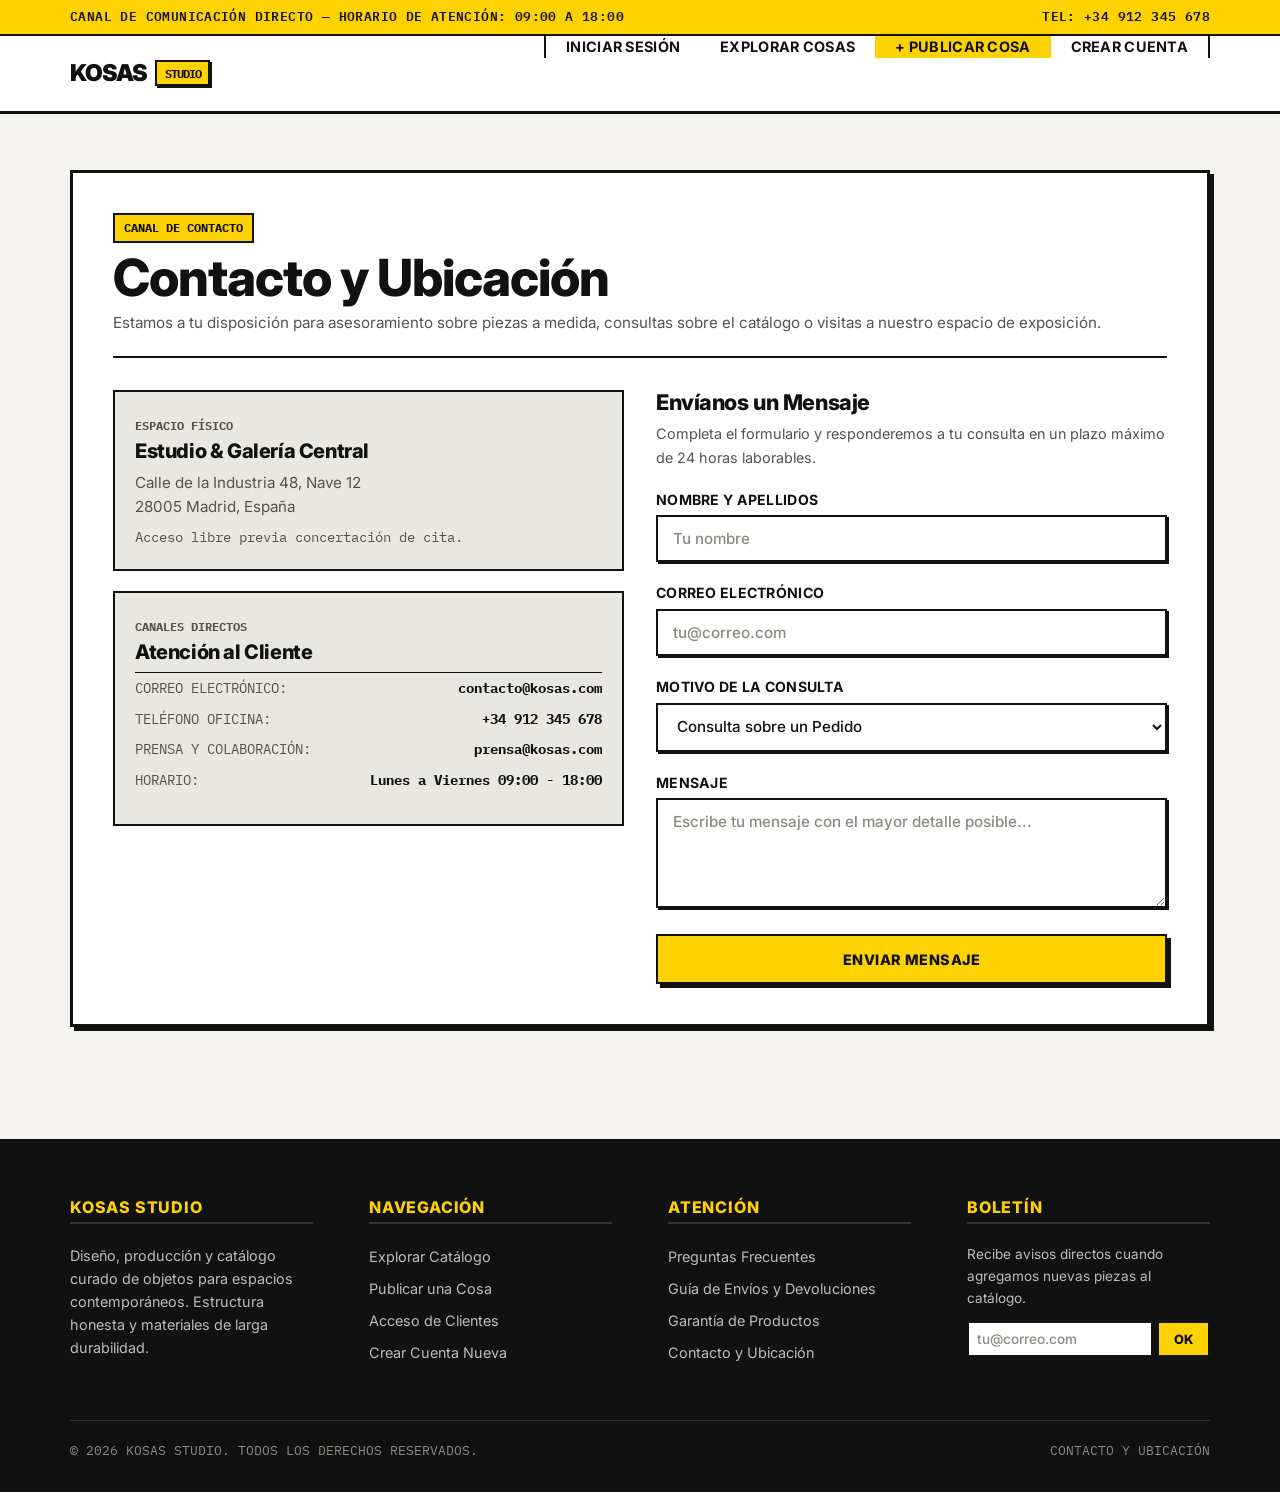
<file: views/pages/contacto.html>
<!DOCTYPE html>
<html lang="es">
<head>
  <meta charset="UTF-8">
  <meta name="viewport" content="width=device-width, initial-scale=1.0">
  <title>Contacto y Ubicación — KOSAS STUDIO</title>
  <meta name="description" content="Información de contacto, ubicación del estudio central y formulario de atención directa.">
  <link rel="stylesheet" href="../css/style.css">
</head>
<body>

  <aside class="top-notice">
    <div class="container top-notice-inner">
      <span>CANAL DE COMUNICACIÓN DIRECTO — HORARIO DE ATENCIÓN: 09:00 A 18:00</span>
      <span>TEL: +34 912 345 678</span>
    </div>
  </aside>

  <header class="navbar">
    <div class="container navbar-inner">
      <a href="../index.html" class="nav-brand">
        <span>KOSAS</span>
        <span class="nav-brand-badge">STUDIO</span>
      </a>

      <nav aria-label="Navegación del sitio">
        <ul class="nav-links">
          <li><a href="../index.html" class="nav-link">Iniciar Sesión</a></li>
          <li><a href="catalogo.html" class="nav-link">Explorar Cosas</a></li>
          <li><a href="agregar-cosa.html" class="nav-link highlight">+ Publicar Cosa</a></li>
          <li><a href="registro.html" class="nav-link">Crear Cuenta</a></li>
        </ul>
      </nav>
    </div>
  </header>

  <main class="main-content">
    <div class="container">

      <div class="info-content-card">
        <div class="info-header">
          <span class="tag tag-yellow">CANAL DE CONTACTO</span>
          <h1 style="margin-top: 0.35rem;">Contacto y Ubicación</h1>
          <p style="margin-top: 0.25rem;">
            Estamos a tu disposición para asesoramiento sobre piezas a medida, consultas sobre el catálogo o visitas a nuestro espacio de exposición.
          </p>
        </div>

        <div class="contact-layout">

          <div>
            <div class="contact-box">
              <span class="mono" style="font-size: 0.75rem; font-weight: 700; color: var(--color-text-muted);">ESPACIO FÍSICO</span>
              <h2 style="font-size: 1.25rem; margin: 0.25rem 0 0.5rem;">Estudio & Galería Central</h2>
              <p style="font-size: 0.95rem; margin-bottom: 0.5rem;">Calle de la Industria 48, Nave 12<br>28005 Madrid, España</p>
              <p class="mono" style="font-size: 0.85rem;">Acceso libre previa concertación de cita.</p>
            </div>

            <div class="contact-box">
              <span class="mono" style="font-size: 0.75rem; font-weight: 700; color: var(--color-text-muted);">CANALES DIRECTOS</span>
              <h2 style="font-size: 1.25rem; margin: 0.25rem 0 0.5rem;">Atención al Cliente</h2>
              <table class="specs-table" style="font-size: 0.88rem;">
                <tr><td>CORREO ELECTRÓNICO:</td><td>contacto@kosas.com</td></tr>
                <tr><td>TELÉFONO OFICINA:</td><td>+34 912 345 678</td></tr>
                <tr><td>PRENSA Y COLABORACIÓN:</td><td>prensa@kosas.com</td></tr>
                <tr><td>HORARIO:</td><td>Lunes a Viernes 09:00 - 18:00</td></tr>
              </table>
            </div>
          </div>

          <div>
            <h2 style="font-size: 1.35rem; margin-bottom: 0.5rem;">Envíanos un Mensaje</h2>
            <p style="font-size: 0.9rem; margin-bottom: var(--space-md);">
              Completa el formulario y responderemos a tu consulta en un plazo máximo de 24 horas laborables.
            </p>

            <form action="catalogo.html" method="GET">
              <div class="form-group">
                <label for="nombre-contacto" class="form-label">Nombre y Apellidos</label>
                <input type="text" id="nombre-contacto" name="nombre-contacto" class="form-input" placeholder="Tu nombre" required>
              </div>

              <div class="form-group">
                <label for="correo-contacto" class="form-label">Correo Electrónico</label>
                <input type="email" id="correo-contacto" name="correo-contacto" class="form-input" placeholder="tu@correo.com" required>
              </div>

              <div class="form-group">
                <label for="motivo" class="form-label">Motivo de la Consulta</label>
                <select id="motivo" name="motivo" class="form-input" style="cursor: pointer;">
                  <option value="pedido">Consulta sobre un Pedido</option>
                  <option value="producto">Información sobre una Pieza</option>
                  <option value="publicar">Propuesta de Publicación / Artesanía</option>
                  <option value="otro">Otro Asunto</option>
                </select>
              </div>

              <div class="form-group">
                <label for="mensaje" class="form-label">Mensaje</label>
                <textarea id="mensaje" name="mensaje" class="form-input" rows="4" placeholder="Escribe tu mensaje con el mayor detalle posible..." required></textarea>
              </div>

              <button type="submit" class="btn btn-primary btn-block" style="padding: 0.9rem;">
                Enviar Mensaje
              </button>
            </form>
          </div>

        </div>
      </div>

    </div>
  </main>

  <footer class="footer">
    <div class="container">
      <div class="footer-columns">
        <div class="footer-col">
          <h4>KOSAS STUDIO</h4>
          <p style="color: #bfbcb6; font-size: 0.9rem; line-height: 1.6;">
            Diseño, producción y catálogo curado de objetos para espacios contemporáneos. Estructura honesta y materiales de larga durabilidad.
          </p>
        </div>

        <div class="footer-col">
          <h4>NAVEGACIÓN</h4>
          <ul class="footer-links">
            <li><a href="catalogo.html" class="footer-link">Explorar Catálogo</a></li>
            <li><a href="agregar-cosa.html" class="footer-link">Publicar una Cosa</a></li>
            <li><a href="../index.html" class="footer-link">Acceso de Clientes</a></li>
            <li><a href="registro.html" class="footer-link">Crear Cuenta Nueva</a></li>
          </ul>
        </div>

        <div class="footer-col">
          <h4>ATENCIÓN</h4>
          <ul class="footer-links">
            <li><a href="faq.html" class="footer-link">Preguntas Frecuentes</a></li>
            <li><a href="envios-devoluciones.html" class="footer-link">Guía de Envíos y Devoluciones</a></li>
            <li><a href="garantia.html" class="footer-link">Garantía de Productos</a></li>
            <li><a href="contacto.html" class="footer-link">Contacto y Ubicación</a></li>
          </ul>
        </div>

        <div class="footer-col">
          <h4>BOLETÍN</h4>
          <p style="color: #bfbcb6; font-size: 0.85rem; margin-bottom: 0.75rem;">
            Recibe avisos directos cuando agregamos nuevas piezas al catálogo.
          </p>
          <div style="display: flex; gap: 0.25rem;">
            <input type="email" placeholder="tu@correo.com" class="form-input" style="padding: 0.5rem; font-size: 0.85rem;">
            <button class="btn btn-primary btn-sm" type="button">OK</button>
          </div>
        </div>
      </div>

      <div class="footer-bottom">
        <span>© 2026 KOSAS STUDIO. TODOS LOS DERECHOS RESERVADOS.</span>
        <span>CONTACTO Y UBICACIÓN</span>
      </div>
    </div>
  </footer>

</body>
</html>
</file>
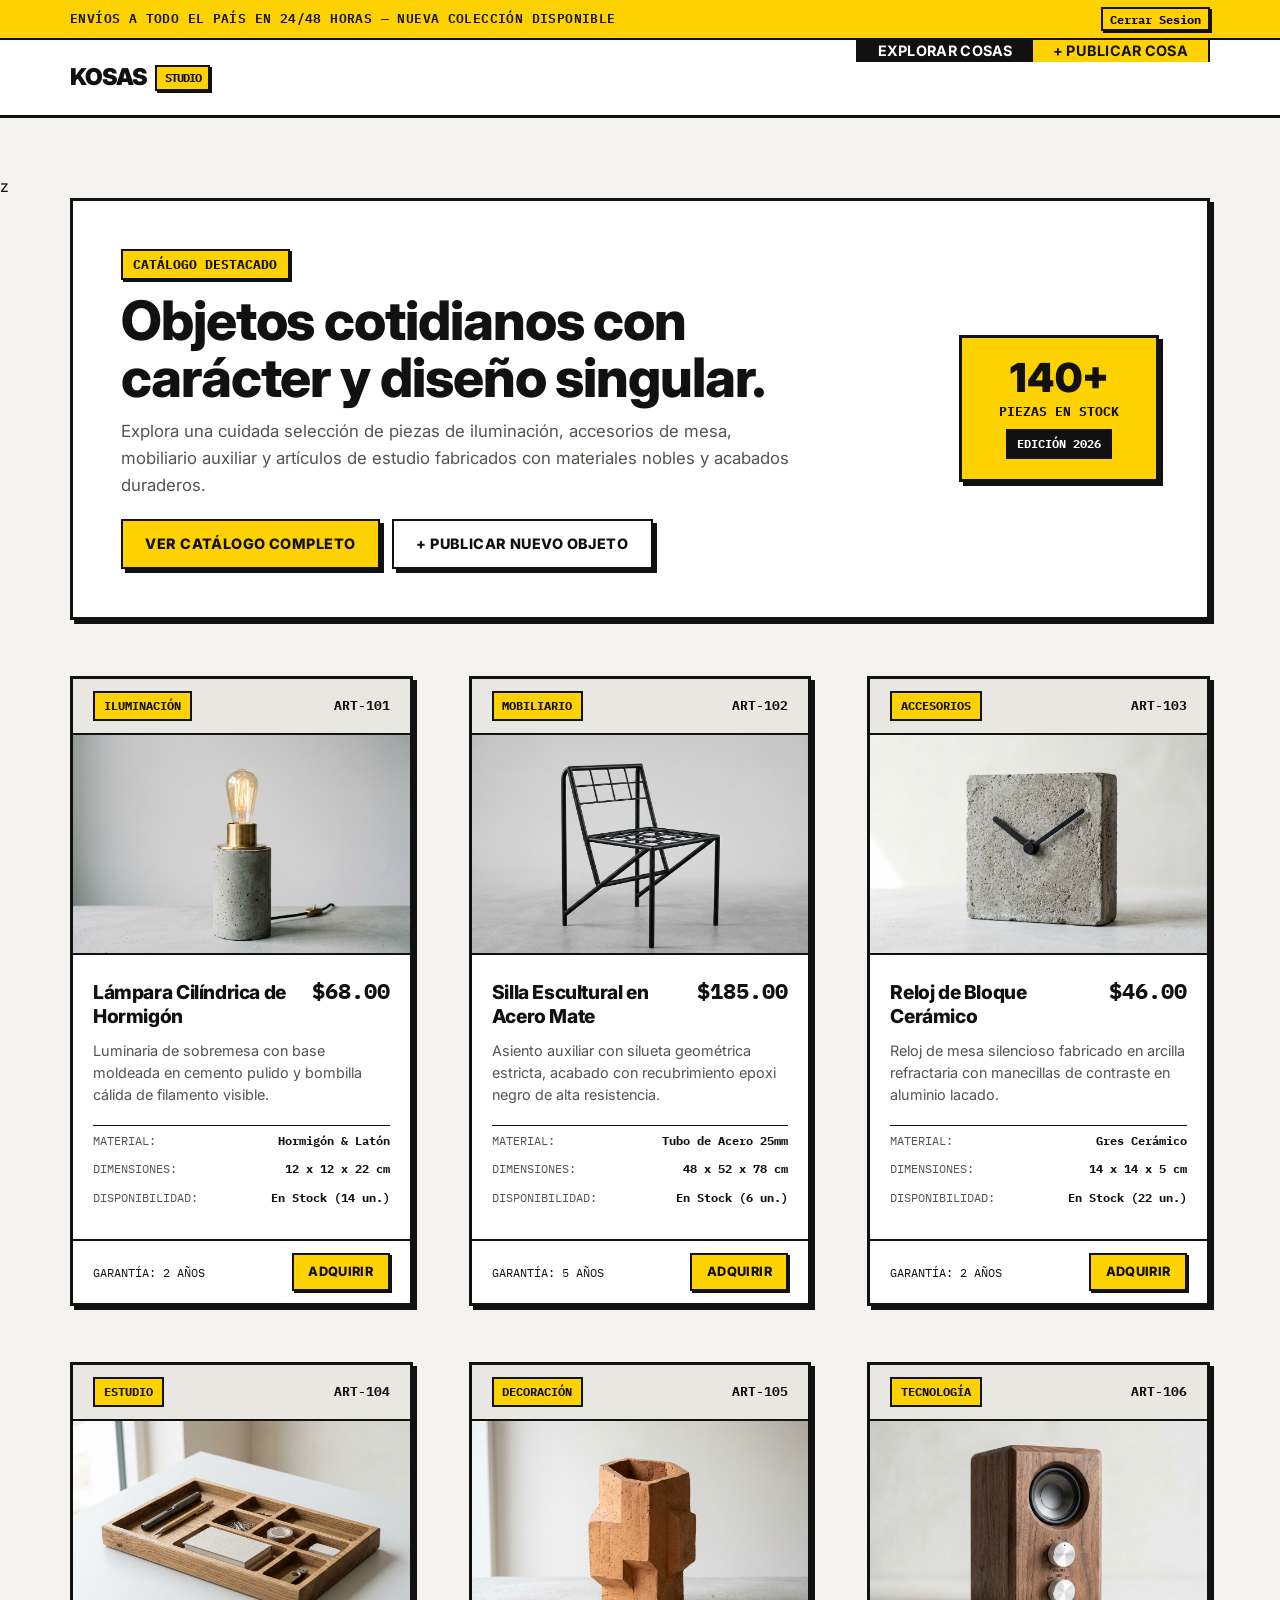
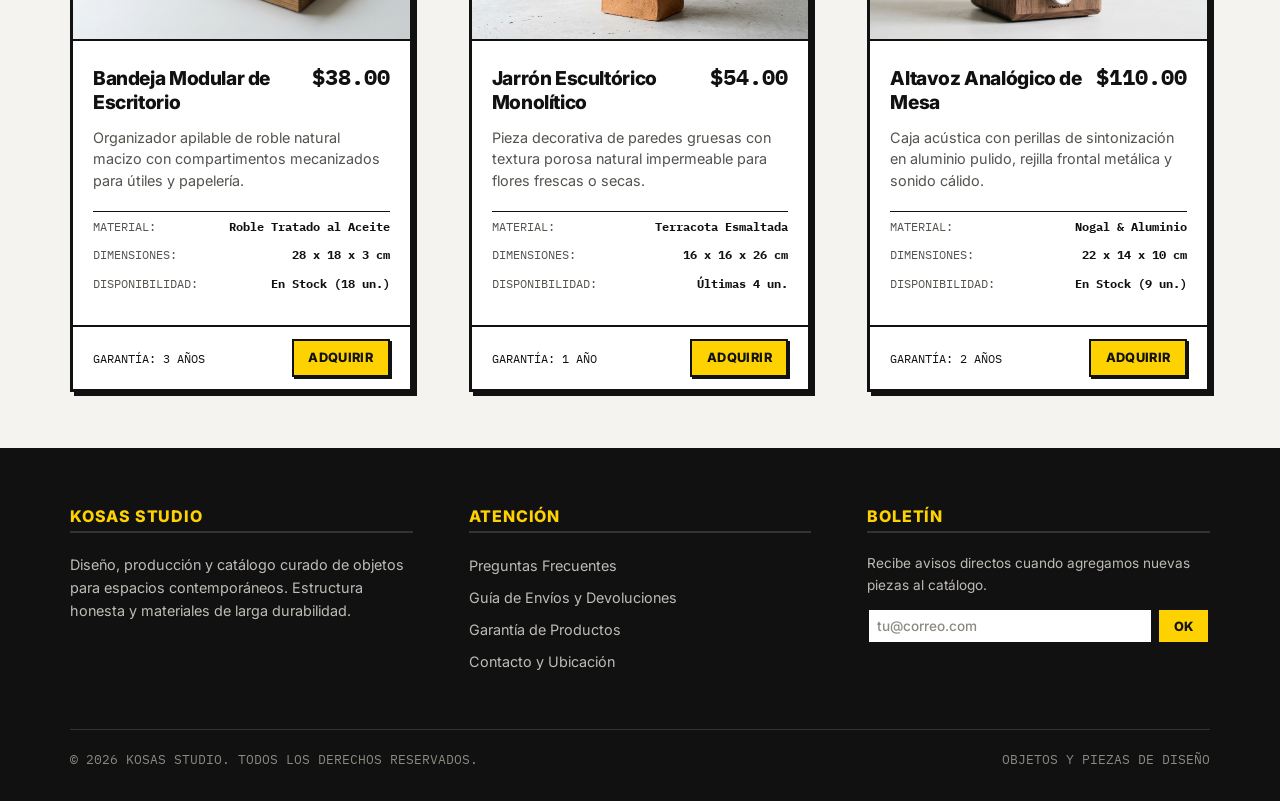
<file: views/pages/cosas-view-catalogo.html>
<!DOCTYPE html>
<html lang="es">
<head>
  <meta charset="UTF-8">
  <meta name="viewport" content="width=device-width, initial-scale=1.0">
  <title>KOSAS — Catálogo de Objetos & Piezas de Diseño</title>
  <meta name="description" content="Colección curada de objetos cotidianos, iluminación, mobiliario y accesorios singulares para el hogar y el estudio.">
  <link rel="stylesheet" href="../css/style.css">
</head>
<body>

  <aside class="top-notice">
    <div class="container top-notice-inner">
      <span>ENVÍOS A TODO EL PAÍS EN 24/48 HORAS — NUEVA COLECCIÓN DISPONIBLE</span>
      <span id="info-usuario"></span>
      <button id="btn-salir" class="nav-brand-badge">Cerrar Sesion</button>
    </div>
  </aside>

  <header class="navbar">
    <div class="container navbar-inner">
      <a href="../index.html" class="nav-brand">
        <span>KOSAS</span>
        <span class="nav-brand-badge">STUDIO</span>
      </a>

      <nav aria-label="Navegación del sitio">
        <ul class="nav-links">
          <li><a href="./cosas-view-catalogo.html" class="nav-link active">Explorar Cosas</a></li>
          <li><a href="./cosas-view-agregar.html" class="nav-link highlight">+ Publicar Cosa</a></li>
      </nav>
    </div>
  </header>

  <main class="main-content">z
    <div class="container">

      <section class="hero-banner">
        <div class="hero-content">
          <span class="hero-pill">Catálogo Destacado</span>
          <h1 class="hero-title">Objetos cotidianos con carácter y diseño singular.</h1>
          <p class="hero-subtitle">
            Explora una cuidada selección de piezas de iluminación, accesorios de mesa, mobiliario auxiliar y artículos de estudio fabricados con materiales nobles y acabados duraderos.
          </p>
          <div class="hero-actions">
            <a href="#catalogo" class="btn btn-primary">Ver Catálogo Completo</a>
            <a href="agregar-cosa.html" class="btn">+ Publicar Nuevo Objeto</a>
          </div>
        </div>

        <div class="hero-highlight-box">
          <span class="big-num">140+</span>
          <span class="sub-label">Piezas en Stock</span>
          <span class="tag tag-dark" style="margin-top: 0.5rem;">EDICIÓN 2026</span>
        </div>
      </section>

      <section id="catalogo" class="items-grid" aria-label="Catálogo de productos">

        <article class="b-card">
          <div class="card-header">
            <span class="tag tag-yellow">ILUMINACIÓN</span>
            <span class="mono" style="font-size: 0.8rem; font-weight: 700;">ART-101</span>
          </div>
          <div class="item-img-container">
            <img src="../img/lampara-hormigon.jpg" alt="Lámpara Cilíndrica de Hormigón" class="item-img">
          </div>
          <div class="card-body">
            <div style="display: flex; justify-content: space-between; align-items: baseline; margin-bottom: 0.4rem;">
              <h2 class="item-title">Lámpara Cilíndrica de Hormigón</h2>
              <span class="item-price">$68.00</span>
            </div>
            <p class="item-desc">Luminaria de sobremesa con base moldeada en cemento pulido y bombilla cálida de filamento visible.</p>
            <table class="specs-table">
              <tr><td>MATERIAL:</td><td>Hormigón & Latón</td></tr>
              <tr><td>DIMENSIONES:</td><td>12 x 12 x 22 cm</td></tr>
              <tr><td>DISPONIBILIDAD:</td><td>En Stock (14 un.)</td></tr>
            </table>
          </div>
          <div class="card-footer">
            <span class="mono" style="font-size: 0.78rem;">GARANTÍA: 2 AÑOS</span>
            <a href="detalle-producto.html" class="btn btn-sm btn-primary">Adquirir</a>
          </div>
        </article>

        <article class="b-card">
          <div class="card-header">
            <span class="tag tag-yellow">MOBILIARIO</span>
            <span class="mono" style="font-size: 0.8rem; font-weight: 700;">ART-102</span>
          </div>
          <div class="item-img-container">
            <img src="../img/silla-acero.jpg" alt="Silla Escultural en Acero Mate" class="item-img">
          </div>
          <div class="card-body">
            <div style="display: flex; justify-content: space-between; align-items: baseline; margin-bottom: 0.4rem;">
              <h2 class="item-title">Silla Escultural en Acero Mate</h2>
              <span class="item-price">$185.00</span>
            </div>
            <p class="item-desc">Asiento auxiliar con silueta geométrica estricta, acabado con recubrimiento epoxi negro de alta resistencia.</p>
            <table class="specs-table">
              <tr><td>MATERIAL:</td><td>Tubo de Acero 25mm</td></tr>
              <tr><td>DIMENSIONES:</td><td>48 x 52 x 78 cm</td></tr>
              <tr><td>DISPONIBILIDAD:</td><td>En Stock (6 un.)</td></tr>
            </table>
          </div>
          <div class="card-footer">
            <span class="mono" style="font-size: 0.78rem;">GARANTÍA: 5 AÑOS</span>
            <a href="detalle-producto.html" class="btn btn-sm btn-primary">Adquirir</a>
          </div>
        </article>

        <article class="b-card">
          <div class="card-header">
            <span class="tag tag-yellow">ACCESORIOS</span>
            <span class="mono" style="font-size: 0.8rem; font-weight: 700;">ART-103</span>
          </div>
          <div class="item-img-container">
            <img src="../img/reloj-ceramica.jpg" alt="Reloj de Bloque Cerámico" class="item-img">
          </div>
          <div class="card-body">
            <div style="display: flex; justify-content: space-between; align-items: baseline; margin-bottom: 0.4rem;">
              <h2 class="item-title">Reloj de Bloque Cerámico</h2>
              <span class="item-price">$46.00</span>
            </div>
            <p class="item-desc">Reloj de mesa silencioso fabricado en arcilla refractaria con manecillas de contraste en aluminio lacado.</p>
            <table class="specs-table">
              <tr><td>MATERIAL:</td><td>Gres Cerámico</td></tr>
              <tr><td>DIMENSIONES:</td><td>14 x 14 x 5 cm</td></tr>
              <tr><td>DISPONIBILIDAD:</td><td>En Stock (22 un.)</td></tr>
            </table>
          </div>
          <div class="card-footer">
            <span class="mono" style="font-size: 0.78rem;">GARANTÍA: 2 AÑOS</span>
            <a href="detalle-producto.html" class="btn btn-sm btn-primary">Adquirir</a>
          </div>
        </article>

        <article class="b-card">
          <div class="card-header">
            <span class="tag tag-yellow">ESTUDIO</span>
            <span class="mono" style="font-size: 0.8rem; font-weight: 700;">ART-104</span>
          </div>
          <div class="item-img-container">
            <img src="../img/bandeja-madera.jpg" alt="Bandeja Modular de Escritorio" class="item-img">
          </div>
          <div class="card-body">
            <div style="display: flex; justify-content: space-between; align-items: baseline; margin-bottom: 0.4rem;">
              <h2 class="item-title">Bandeja Modular de Escritorio</h2>
              <span class="item-price">$38.00</span>
            </div>
            <p class="item-desc">Organizador apilable de roble natural macizo con compartimentos mecanizados para útiles y papelería.</p>
            <table class="specs-table">
              <tr><td>MATERIAL:</td><td>Roble Tratado al Aceite</td></tr>
              <tr><td>DIMENSIONES:</td><td>28 x 18 x 3 cm</td></tr>
              <tr><td>DISPONIBILIDAD:</td><td>En Stock (18 un.)</td></tr>
            </table>
          </div>
          <div class="card-footer">
            <span class="mono" style="font-size: 0.78rem;">GARANTÍA: 3 AÑOS</span>
            <a href="detalle-producto.html" class="btn btn-sm btn-primary">Adquirir</a>
          </div>
        </article>

        <article class="b-card">
          <div class="card-header">
            <span class="tag tag-yellow">DECORACIÓN</span>
            <span class="mono" style="font-size: 0.8rem; font-weight: 700;">ART-105</span>
          </div>
          <div class="item-img-container">
            <img src="../img/jarron-terracota.jpg" alt="Jarrón Escultórico Monolítico" class="item-img">
          </div>
          <div class="card-body">
            <div style="display: flex; justify-content: space-between; align-items: baseline; margin-bottom: 0.4rem;">
              <h2 class="item-title">Jarrón Escultórico Monolítico</h2>
              <span class="item-price">$54.00</span>
            </div>
            <p class="item-desc">Pieza decorativa de paredes gruesas con textura porosa natural impermeable para flores frescas o secas.</p>
            <table class="specs-table">
              <tr><td>MATERIAL:</td><td>Terracota Esmaltada</td></tr>
              <tr><td>DIMENSIONES:</td><td>16 x 16 x 26 cm</td></tr>
              <tr><td>DISPONIBILIDAD:</td><td>Últimas 4 un.</td></tr>
            </table>
          </div>
          <div class="card-footer">
            <span class="mono" style="font-size: 0.78rem;">GARANTÍA: 1 AÑO</span>
            <a href="detalle-producto.html" class="btn btn-sm btn-primary">Adquirir</a>
          </div>
        </article>

        <article class="b-card">
          <div class="card-header">
            <span class="tag tag-yellow">TECNOLOGÍA</span>
            <span class="mono" style="font-size: 0.8rem; font-weight: 700;">ART-106</span>
          </div>
          <div class="item-img-container">
            <img src="../img/altavoz-mesa.jpg" alt="Altavoz Analógico de Mesa" class="item-img">
          </div>
          <div class="card-body">
            <div style="display: flex; justify-content: space-between; align-items: baseline; margin-bottom: 0.4rem;">
              <h2 class="item-title">Altavoz Analógico de Mesa</h2>
              <span class="item-price">$110.00</span>
            </div>
            <p class="item-desc">Caja acústica con perillas de sintonización en aluminio pulido, rejilla frontal metálica y sonido cálido.</p>
            <table class="specs-table">
              <tr><td>MATERIAL:</td><td>Nogal & Aluminio</td></tr>
              <tr><td>DIMENSIONES:</td><td>22 x 14 x 10 cm</td></tr>
              <tr><td>DISPONIBILIDAD:</td><td>En Stock (9 un.)</td></tr>
            </table>
          </div>
          <div class="card-footer">
            <span class="mono" style="font-size: 0.78rem;">GARANTÍA: 2 AÑOS</span>
            <a href="detalle-producto.html" class="btn btn-sm btn-primary">Adquirir</a>
          </div>
        </article>

      </section>

    </div>
  </main>

  <footer class="footer">
    <div class="container">
      <div class="footer-columns">
        <div class="footer-col">
          <h4>KOSAS STUDIO</h4>
          <p style="color: #bfbcb6; font-size: 0.9rem; line-height: 1.6;">
            Diseño, producción y catálogo curado de objetos para espacios contemporáneos. Estructura honesta y materiales de larga durabilidad.
          </p>
        </div>

        <div class="footer-col">
          <h4>ATENCIÓN</h4>
          <ul class="footer-links">
            <li><a href="faq.html" class="footer-link">Preguntas Frecuentes</a></li>
            <li><a href="envios-devoluciones.html" class="footer-link">Guía de Envíos y Devoluciones</a></li>
            <li><a href="garantia.html" class="footer-link">Garantía de Productos</a></li>
            <li><a href="contacto.html" class="footer-link">Contacto y Ubicación</a></li>
          </ul>
        </div>

        <div class="footer-col">
          <h4>BOLETÍN</h4>
          <p style="color: #bfbcb6; font-size: 0.85rem; margin-bottom: 0.75rem;">
            Recibe avisos directos cuando agregamos nuevas piezas al catálogo.
          </p>
          <div style="display: flex; gap: 0.25rem;">
            <input type="email" placeholder="tu@correo.com" class="form-input" style="padding: 0.5rem; font-size: 0.85rem;">
            <button class="btn btn-primary btn-sm" type="button">OK</button>
          </div>
        </div>
      </div>

      <div class="footer-bottom">
        <span>© 2026 KOSAS STUDIO. TODOS LOS DERECHOS RESERVADOS.</span>
        <span>OBJETOS Y PIEZAS DE DISEÑO</span>
      </div>
    </div>
  </footer>
  <script type="module" src="../../controllers/CosasController.js"></script>
</body>
</html>
</file>
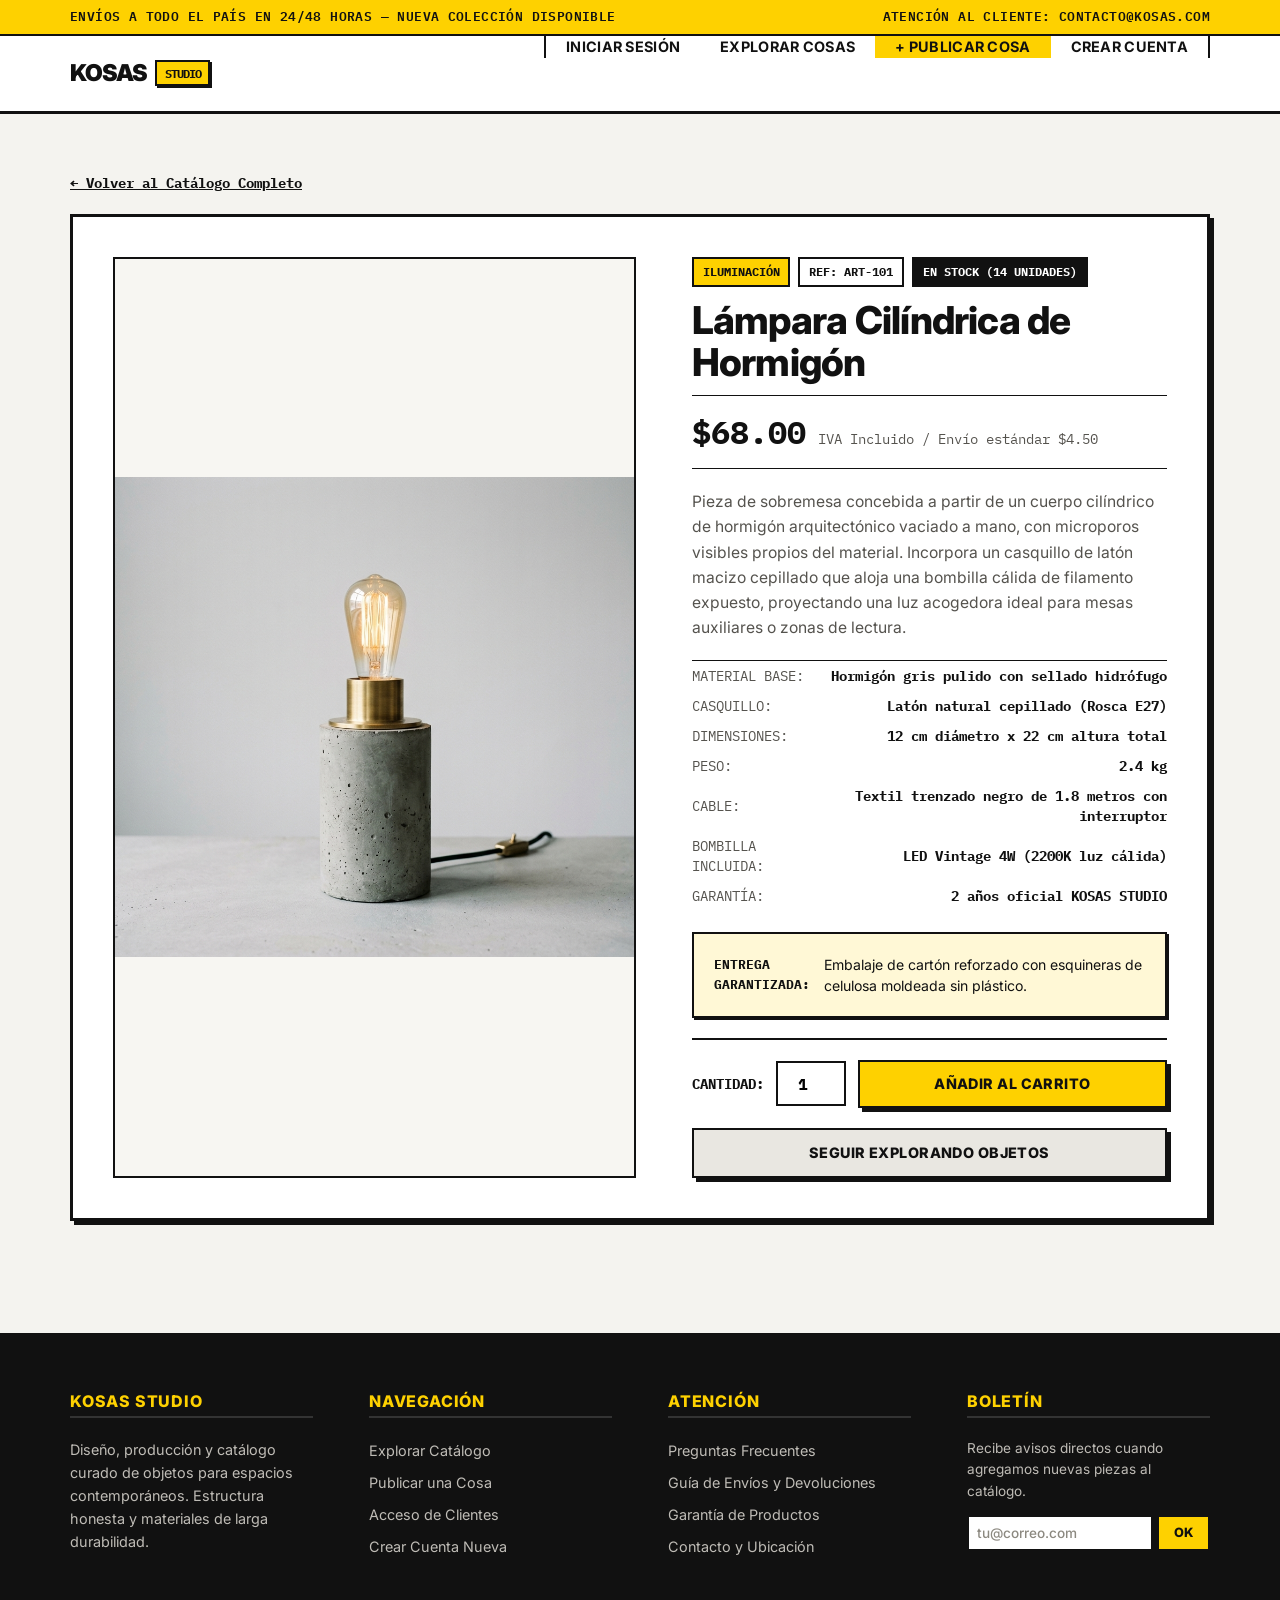
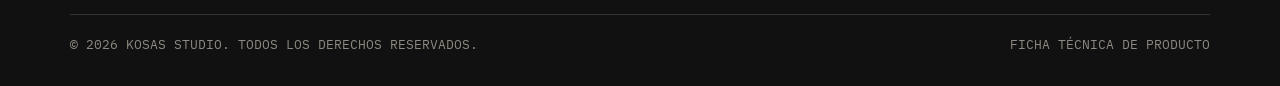
<file: views/pages/cosas-view-detalle.html>
<!DOCTYPE html>
<html lang="es">
<head>
  <meta charset="UTF-8">
  <meta name="viewport" content="width=device-width, initial-scale=1.0">
  <title>Lámpara Cilíndrica de Hormigón — KOSAS STUDIO</title>
  <meta name="description" content="Detalle de producto y especificaciones técnicas de la Lámpara Cilíndrica de Hormigón.">
  <link rel="stylesheet" href="../css/style.css">
</head>
<body>

  <aside class="top-notice">
    <div class="container top-notice-inner">
      <span>ENVÍOS A TODO EL PAÍS EN 24/48 HORAS — NUEVA COLECCIÓN DISPONIBLE</span>
      <span>ATENCIÓN AL CLIENTE: CONTACTO@KOSAS.COM</span>
    </div>
  </aside>

  <header class="navbar">
    <div class="container navbar-inner">
      <a href="../../index.html" class="nav-brand">
        <span>KOSAS</span>
        <span class="nav-brand-badge">STUDIO</span>
      </a>

      <nav aria-label="Navegación del sitio">
        <ul class="nav-links">
          <li><a href="../index.html" class="nav-link">Iniciar Sesión</a></li>
          <li><a href="catalogo.html" class="nav-link">Explorar Cosas</a></li>
          <li><a href="agregar-cosa.html" class="nav-link highlight">+ Publicar Cosa</a></li>
          <li><a href="registro.html" class="nav-link">Crear Cuenta</a></li>
        </ul>
      </nav>
    </div>
  </header>

  <main class="main-content">
    <div class="container">

      <div style="margin-bottom: var(--space-md);">
        <a href="catalogo.html" class="mono" style="font-size: 0.85rem; font-weight: 700; text-decoration: underline;">
          ← Volver al Catálogo Completo
        </a>
      </div>

      <div class="detail-grid">

        <div class="detail-image-box">
          <img src="../img/lampara-hormigon.jpg" alt="Lámpara Cilíndrica de Hormigón" class="detail-main-img">
        </div>

        <div class="detail-info">
          <div>
            <div class="detail-header-tags">
              <span class="tag tag-yellow">ILUMINACIÓN</span>
              <span class="tag">REF: ART-101</span>
              <span class="tag tag-dark">EN STOCK (14 UNIDADES)</span>
            </div>

            <h1 class="detail-title">Lámpara Cilíndrica de Hormigón</h1>

            <div class="detail-price-strip">
              <span class="detail-price-main">$68.00</span>
              <span class="mono" style="font-size: 0.85rem; color: var(--color-text-muted);">IVA Incluido / Envío estándar $4.50</span>
            </div>

            <p class="detail-description">
              Pieza de sobremesa concebida a partir de un cuerpo cilíndrico de hormigón arquitectónico vaciado a mano, con microporos visibles propios del material. Incorpora un casquillo de latón macizo cepillado que aloja una bombilla cálida de filamento expuesto, proyectando una luz acogedora ideal para mesas auxiliares o zonas de lectura.
            </p>

            <table class="specs-table" style="font-size: 0.85rem; margin-bottom: var(--space-md);">
              <tr><td>MATERIAL BASE:</td><td>Hormigón gris pulido con sellado hidrófugo</td></tr>
              <tr><td>CASQUILLO:</td><td>Latón natural cepillado (Rosca E27)</td></tr>
              <tr><td>DIMENSIONES:</td><td>12 cm diámetro x 22 cm altura total</td></tr>
              <tr><td>PESO:</td><td>2.4 kg</td></tr>
              <tr><td>CABLE:</td><td>Textil trenzado negro de 1.8 metros con interruptor</td></tr>
              <tr><td>BOMBILLA INCLUIDA:</td><td>LED Vintage 4W (2200K luz cálida)</td></tr>
              <tr><td>GARANTÍA:</td><td>2 años oficial KOSAS STUDIO</td></tr>
            </table>

            <div class="callout-box" style="margin-bottom: var(--space-md);">
              <span class="mono" style="font-weight: 700; font-size: 0.8rem;">ENTREGA GARANTIZADA:</span>
              <span style="font-size: 0.88rem;">Embalaje de cartón reforzado con esquineras de celulosa moldeada sin plástico.</span>
            </div>
          </div>

          <div style="border-top: var(--border-main); padding-top: var(--space-md);">
            <div class="qty-control">
              <label for="cantidad" class="mono" style="font-size: 0.85rem; font-weight: 700;">CANTIDAD:</label>
              <input type="number" id="cantidad" name="cantidad" value="1" min="1" max="14" class="qty-input">
              <button type="button" class="btn btn-primary" style="flex: 1; padding: 0.85rem;">
                Añadir al Carrito
              </button>
            </div>
            <a href="catalogo.html" class="btn btn-block" style="background-color: var(--color-surface-muted);">
              Seguir Explorando Objetos
            </a>
          </div>

        </div>

      </div>

    </div>
  </main>

  <footer class="footer">
    <div class="container">
      <div class="footer-columns">
        <div class="footer-col">
          <h4>KOSAS STUDIO</h4>
          <p style="color: #bfbcb6; font-size: 0.9rem; line-height: 1.6;">
            Diseño, producción y catálogo curado de objetos para espacios contemporáneos. Estructura honesta y materiales de larga durabilidad.
          </p>
        </div>

        <div class="footer-col">
          <h4>NAVEGACIÓN</h4>
          <ul class="footer-links">
            <li><a href="catalogo.html" class="footer-link">Explorar Catálogo</a></li>
            <li><a href="agregar-cosa.html" class="footer-link">Publicar una Cosa</a></li>
            <li><a href="../index.html" class="footer-link">Acceso de Clientes</a></li>
            <li><a href="registro.html" class="footer-link">Crear Cuenta Nueva</a></li>
          </ul>
        </div>

        <div class="footer-col">
          <h4>ATENCIÓN</h4>
          <ul class="footer-links">
            <li><a href="faq.html" class="footer-link">Preguntas Frecuentes</a></li>
            <li><a href="envios-devoluciones.html" class="footer-link">Guía de Envíos y Devoluciones</a></li>
            <li><a href="garantia.html" class="footer-link">Garantía de Productos</a></li>
            <li><a href="contacto.html" class="footer-link">Contacto y Ubicación</a></li>
          </ul>
        </div>

        <div class="footer-col">
          <h4>BOLETÍN</h4>
          <p style="color: #bfbcb6; font-size: 0.85rem; margin-bottom: 0.75rem;">
            Recibe avisos directos cuando agregamos nuevas piezas al catálogo.
          </p>
          <div style="display: flex; gap: 0.25rem;">
            <input type="email" placeholder="tu@correo.com" class="form-input" style="padding: 0.5rem; font-size: 0.85rem;">
            <button class="btn btn-primary btn-sm" type="button">OK</button>
          </div>
        </div>
      </div>

      <div class="footer-bottom">
        <span>© 2026 KOSAS STUDIO. TODOS LOS DERECHOS RESERVADOS.</span>
        <span>FICHA TÉCNICA DE PRODUCTO</span>
      </div>
    </div>
  </footer>

</body>
</html>
</file>
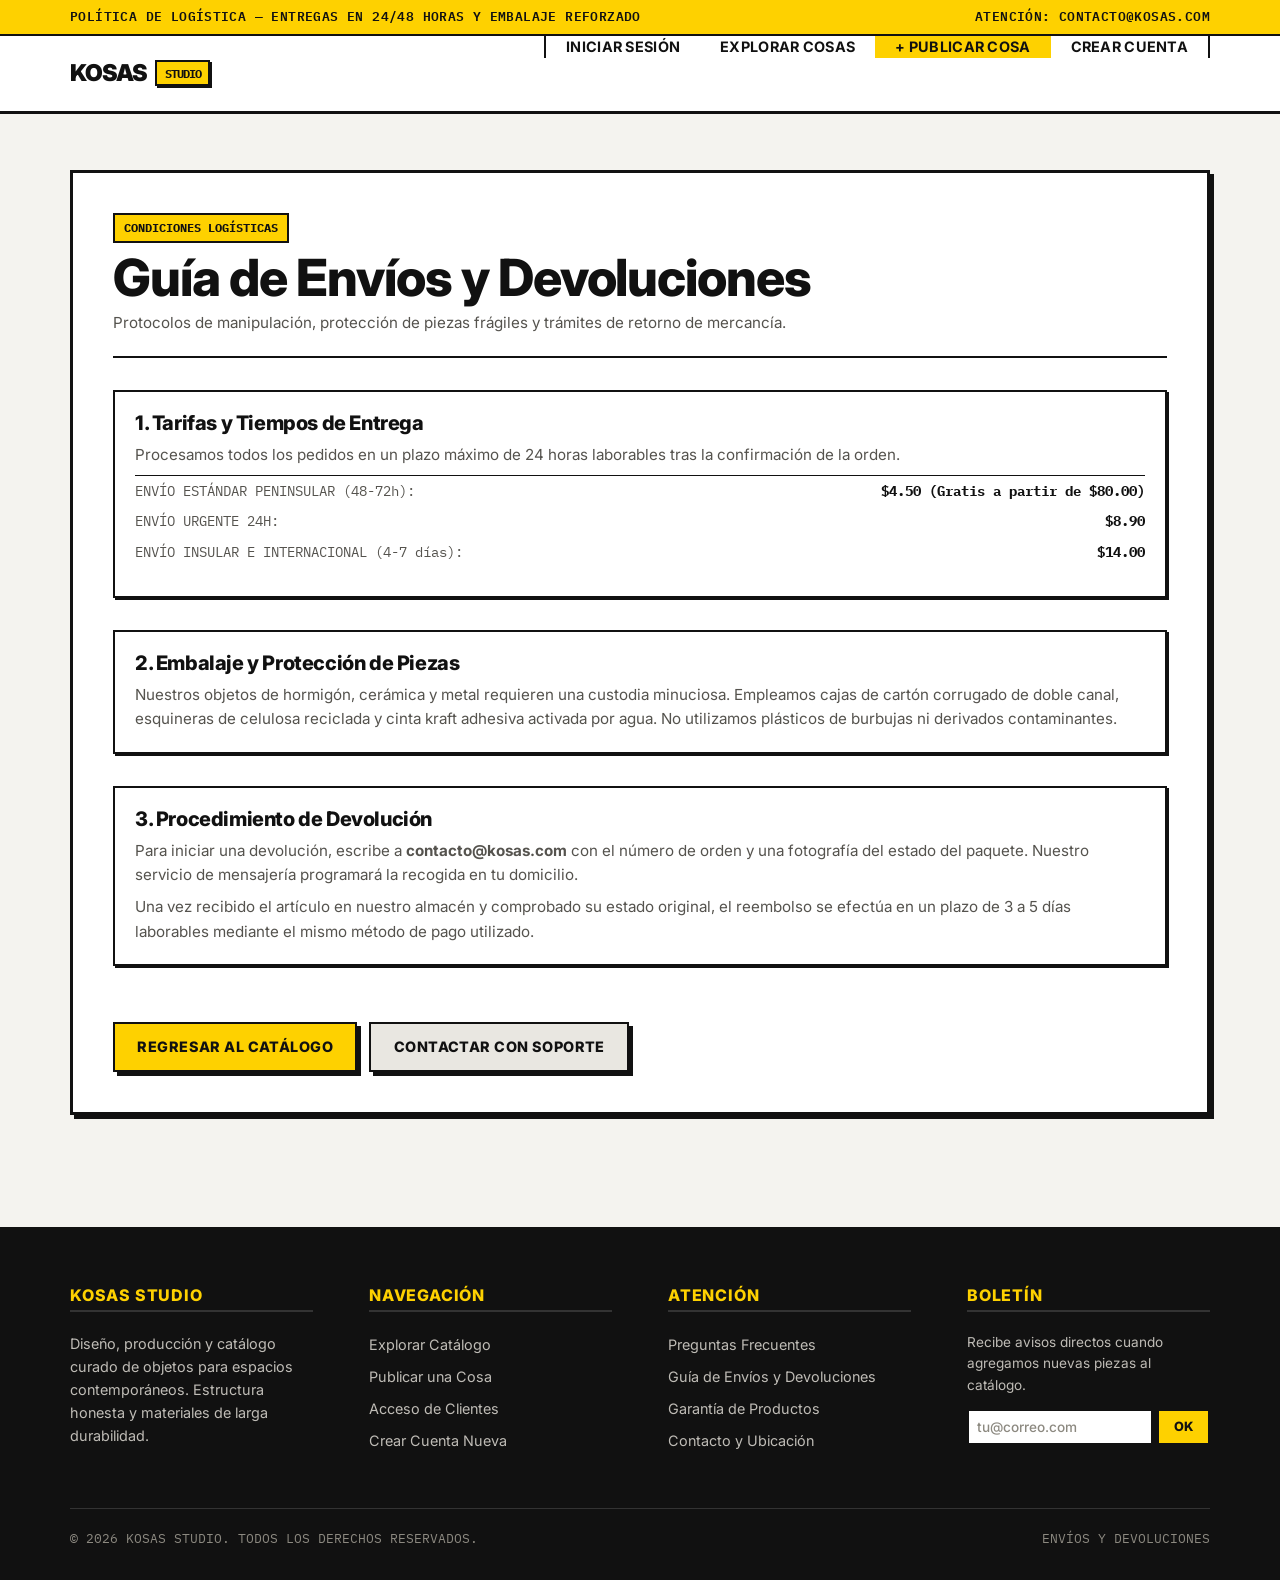
<file: views/pages/envios-devoluciones.html>
<!DOCTYPE html>
<html lang="es">
<head>
  <meta charset="UTF-8">
  <meta name="viewport" content="width=device-width, initial-scale=1.0">
  <title>Guía de Envíos y Devoluciones — KOSAS STUDIO</title>
  <meta name="description" content="Información detallada sobre tarifas, embalajes ecológicos y políticas de devolución en KOSAS STUDIO.">
  <link rel="stylesheet" href="../css/style.css">
</head>
<body>

  <aside class="top-notice">
    <div class="container top-notice-inner">
      <span>POLÍTICA DE LOGÍSTICA — ENTREGAS EN 24/48 HORAS Y EMBALAJE REFORZADO</span>
      <span>ATENCIÓN: CONTACTO@KOSAS.COM</span>
    </div>
  </aside>

  <header class="navbar">
    <div class="container navbar-inner">
      <a href="../index.html" class="nav-brand">
        <span>KOSAS</span>
        <span class="nav-brand-badge">STUDIO</span>
      </a>

      <nav aria-label="Navegación del sitio">
        <ul class="nav-links">
          <li><a href="../index.html" class="nav-link">Iniciar Sesión</a></li>
          <li><a href="catalogo.html" class="nav-link">Explorar Cosas</a></li>
          <li><a href="agregar-cosa.html" class="nav-link highlight">+ Publicar Cosa</a></li>
          <li><a href="registro.html" class="nav-link">Crear Cuenta</a></li>
        </ul>
      </nav>
    </div>
  </header>

  <main class="main-content">
    <div class="container">

      <div class="info-content-card">
        <div class="info-header">
          <span class="tag tag-yellow">CONDICIONES LOGÍSTICAS</span>
          <h1 style="margin-top: 0.35rem;">Guía de Envíos y Devoluciones</h1>
          <p style="margin-top: 0.25rem;">
            Protocolos de manipulación, protección de piezas frágiles y trámites de retorno de mercancía.
          </p>
        </div>

        <div style="display: flex; flex-direction: column; gap: var(--space-lg);">
          <div class="faq-card">
            <h2 style="font-size: 1.25rem; margin-bottom: 0.5rem;">1. Tarifas y Tiempos de Entrega</h2>
            <p style="margin-bottom: 0.5rem;">Procesamos todos los pedidos en un plazo máximo de 24 horas laborables tras la confirmación de la orden.</p>
            <table class="specs-table" style="font-size: 0.88rem;">
              <tr><td>ENVÍO ESTÁNDAR PENINSULAR (48-72h):</td><td>$4.50 (Gratis a partir de $80.00)</td></tr>
              <tr><td>ENVÍO URGENTE 24H:</td><td>$8.90</td></tr>
              <tr><td>ENVÍO INSULAR E INTERNACIONAL (4-7 días):</td><td>$14.00</td></tr>
            </table>
          </div>

          <div class="faq-card">
            <h2 style="font-size: 1.25rem; margin-bottom: 0.5rem;">2. Embalaje y Protección de Piezas</h2>
            <p>
              Nuestros objetos de hormigón, cerámica y metal requieren una custodia minuciosa. Empleamos cajas de cartón corrugado de doble canal, esquineras de celulosa reciclada y cinta kraft adhesiva activada por agua. No utilizamos plásticos de burbujas ni derivados contaminantes.
            </p>
          </div>

          <div class="faq-card">
            <h2 style="font-size: 1.25rem; margin-bottom: 0.5rem;">3. Procedimiento de Devolución</h2>
            <p style="margin-bottom: 0.5rem;">
              Para iniciar una devolución, escribe a <strong>contacto@kosas.com</strong> con el número de orden y una fotografía del estado del paquete. Nuestro servicio de mensajería programará la recogida en tu domicilio.
            </p>
            <p>
              Una vez recibido el artículo en nuestro almacén y comprobado su estado original, el reembolso se efectúa en un plazo de 3 a 5 días laborables mediante el mismo método de pago utilizado.
            </p>
          </div>
        </div>

        <div style="margin-top: var(--space-xl); display: flex; gap: var(--space-sm); flex-wrap: wrap;">
          <a href="catalogo.html" class="btn btn-primary">Regresar al Catálogo</a>
          <a href="contacto.html" class="btn" style="background-color: var(--color-surface-muted);">Contactar con Soporte</a>
        </div>
      </div>

    </div>
  </main>

  <footer class="footer">
    <div class="container">
      <div class="footer-columns">
        <div class="footer-col">
          <h4>KOSAS STUDIO</h4>
          <p style="color: #bfbcb6; font-size: 0.9rem; line-height: 1.6;">
            Diseño, producción y catálogo curado de objetos para espacios contemporáneos. Estructura honesta y materiales de larga durabilidad.
          </p>
        </div>

        <div class="footer-col">
          <h4>NAVEGACIÓN</h4>
          <ul class="footer-links">
            <li><a href="catalogo.html" class="footer-link">Explorar Catálogo</a></li>
            <li><a href="agregar-cosa.html" class="footer-link">Publicar una Cosa</a></li>
            <li><a href="../index.html" class="footer-link">Acceso de Clientes</a></li>
            <li><a href="registro.html" class="footer-link">Crear Cuenta Nueva</a></li>
          </ul>
        </div>

        <div class="footer-col">
          <h4>ATENCIÓN</h4>
          <ul class="footer-links">
            <li><a href="faq.html" class="footer-link">Preguntas Frecuentes</a></li>
            <li><a href="envios-devoluciones.html" class="footer-link">Guía de Envíos y Devoluciones</a></li>
            <li><a href="garantia.html" class="footer-link">Garantía de Productos</a></li>
            <li><a href="contacto.html" class="footer-link">Contacto y Ubicación</a></li>
          </ul>
        </div>

        <div class="footer-col">
          <h4>BOLETÍN</h4>
          <p style="color: #bfbcb6; font-size: 0.85rem; margin-bottom: 0.75rem;">
            Recibe avisos directos cuando agregamos nuevas piezas al catálogo.
          </p>
          <div style="display: flex; gap: 0.25rem;">
            <input type="email" placeholder="tu@correo.com" class="form-input" style="padding: 0.5rem; font-size: 0.85rem;">
            <button class="btn btn-primary btn-sm" type="button">OK</button>
          </div>
        </div>
      </div>

      <div class="footer-bottom">
        <span>© 2026 KOSAS STUDIO. TODOS LOS DERECHOS RESERVADOS.</span>
        <span>ENVÍOS Y DEVOLUCIONES</span>
      </div>
    </div>
  </footer>

</body>
</html>
</file>
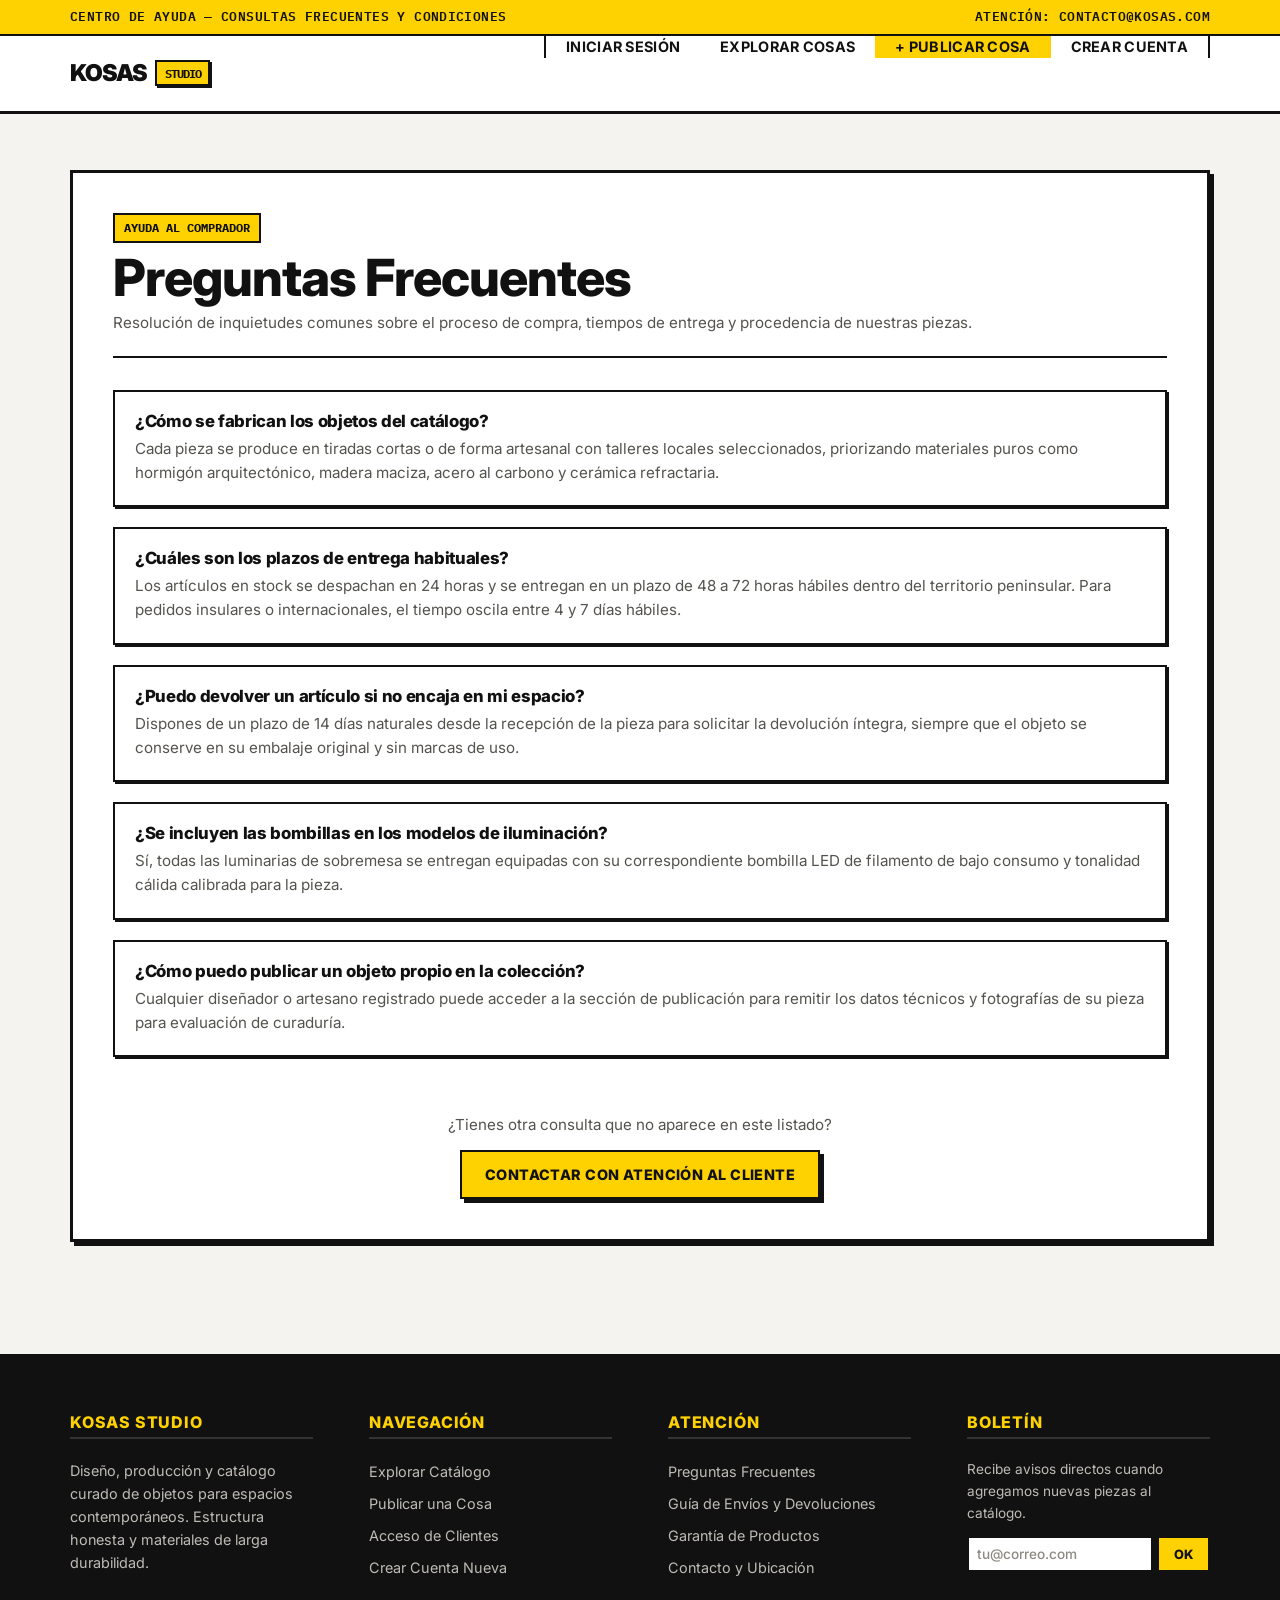
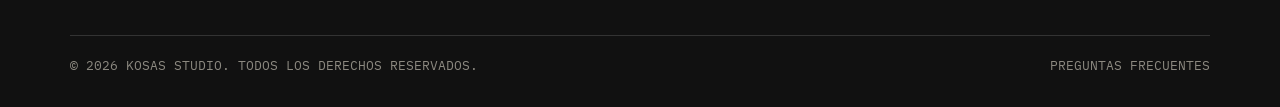
<file: views/pages/faq.html>
<!DOCTYPE html>
<html lang="es">
<head>
  <meta charset="UTF-8">
  <meta name="viewport" content="width=device-width, initial-scale=1.0">
  <title>Preguntas Frecuentes — KOSAS STUDIO</title>
  <meta name="description" content="Respuestas a dudas habituales sobre pedidos, materiales y catálogo de KOSAS STUDIO.">
  <link rel="stylesheet" href="../css/style.css">
</head>
<body>

  <aside class="top-notice">
    <div class="container top-notice-inner">
      <span>CENTRO DE AYUDA — CONSULTAS FRECUENTES Y CONDICIONES</span>
      <span>ATENCIÓN: CONTACTO@KOSAS.COM</span>
    </div>
  </aside>

  <header class="navbar">
    <div class="container navbar-inner">
      <a href="../index.html" class="nav-brand">
        <span>KOSAS</span>
        <span class="nav-brand-badge">STUDIO</span>
      </a>

      <nav aria-label="Navegación del sitio">
        <ul class="nav-links">
          <li><a href="../index.html" class="nav-link">Iniciar Sesión</a></li>
          <li><a href="catalogo.html" class="nav-link">Explorar Cosas</a></li>
          <li><a href="agregar-cosa.html" class="nav-link highlight">+ Publicar Cosa</a></li>
          <li><a href="registro.html" class="nav-link">Crear Cuenta</a></li>
        </ul>
      </nav>
    </div>
  </header>

  <main class="main-content">
    <div class="container">

      <div class="info-content-card">
        <div class="info-header">
          <span class="tag tag-yellow">AYUDA AL COMPRADOR</span>
          <h1 style="margin-top: 0.35rem;">Preguntas Frecuentes</h1>
          <p style="margin-top: 0.25rem;">
            Resolución de inquietudes comunes sobre el proceso de compra, tiempos de entrega y procedencia de nuestras piezas.
          </p>
        </div>

        <div class="faq-group">
          <div class="faq-card">
            <h3>¿Cómo se fabrican los objetos del catálogo?</h3>
            <p>Cada pieza se produce en tiradas cortas o de forma artesanal con talleres locales seleccionados, priorizando materiales puros como hormigón arquitectónico, madera maciza, acero al carbono y cerámica refractaria.</p>
          </div>

          <div class="faq-card">
            <h3>¿Cuáles son los plazos de entrega habituales?</h3>
            <p>Los artículos en stock se despachan en 24 horas y se entregan en un plazo de 48 a 72 horas hábiles dentro del territorio peninsular. Para pedidos insulares o internacionales, el tiempo oscila entre 4 y 7 días hábiles.</p>
          </div>

          <div class="faq-card">
            <h3>¿Puedo devolver un artículo si no encaja en mi espacio?</h3>
            <p>Dispones de un plazo de 14 días naturales desde la recepción de la pieza para solicitar la devolución íntegra, siempre que el objeto se conserve en su embalaje original y sin marcas de uso.</p>
          </div>

          <div class="faq-card">
            <h3>¿Se incluyen las bombillas en los modelos de iluminación?</h3>
            <p>Sí, todas las luminarias de sobremesa se entregan equipadas con su correspondiente bombilla LED de filamento de bajo consumo y tonalidad cálida calibrada para la pieza.</p>
          </div>

          <div class="faq-card">
            <h3>¿Cómo puedo publicar un objeto propio en la colección?</h3>
            <p>Cualquier diseñador o artesano registrado puede acceder a la sección de publicación para remitir los datos técnicos y fotografías de su pieza para evaluación de curaduría.</p>
          </div>
        </div>

        <div style="margin-top: var(--space-xl); text-align: center;">
          <p style="margin-bottom: var(--space-sm);">¿Tienes otra consulta que no aparece en este listado?</p>
          <a href="contacto.html" class="btn btn-primary">Contactar con Atención al Cliente</a>
        </div>
      </div>

    </div>
  </main>

  <footer class="footer">
    <div class="container">
      <div class="footer-columns">
        <div class="footer-col">
          <h4>KOSAS STUDIO</h4>
          <p style="color: #bfbcb6; font-size: 0.9rem; line-height: 1.6;">
            Diseño, producción y catálogo curado de objetos para espacios contemporáneos. Estructura honesta y materiales de larga durabilidad.
          </p>
        </div>

        <div class="footer-col">
          <h4>NAVEGACIÓN</h4>
          <ul class="footer-links">
            <li><a href="catalogo.html" class="footer-link">Explorar Catálogo</a></li>
            <li><a href="agregar-cosa.html" class="footer-link">Publicar una Cosa</a></li>
            <li><a href="../index.html" class="footer-link">Acceso de Clientes</a></li>
            <li><a href="registro.html" class="footer-link">Crear Cuenta Nueva</a></li>
          </ul>
        </div>

        <div class="footer-col">
          <h4>ATENCIÓN</h4>
          <ul class="footer-links">
            <li><a href="faq.html" class="footer-link">Preguntas Frecuentes</a></li>
            <li><a href="envios-devoluciones.html" class="footer-link">Guía de Envíos y Devoluciones</a></li>
            <li><a href="garantia.html" class="footer-link">Garantía de Productos</a></li>
            <li><a href="contacto.html" class="footer-link">Contacto y Ubicación</a></li>
          </ul>
        </div>

        <div class="footer-col">
          <h4>BOLETÍN</h4>
          <p style="color: #bfbcb6; font-size: 0.85rem; margin-bottom: 0.75rem;">
            Recibe avisos directos cuando agregamos nuevas piezas al catálogo.
          </p>
          <div style="display: flex; gap: 0.25rem;">
            <input type="email" placeholder="tu@correo.com" class="form-input" style="padding: 0.5rem; font-size: 0.85rem;">
            <button class="btn btn-primary btn-sm" type="button">OK</button>
          </div>
        </div>
      </div>

      <div class="footer-bottom">
        <span>© 2026 KOSAS STUDIO. TODOS LOS DERECHOS RESERVADOS.</span>
        <span>PREGUNTAS FRECUENTES</span>
      </div>
    </div>
  </footer>

</body>
</html>
</file>
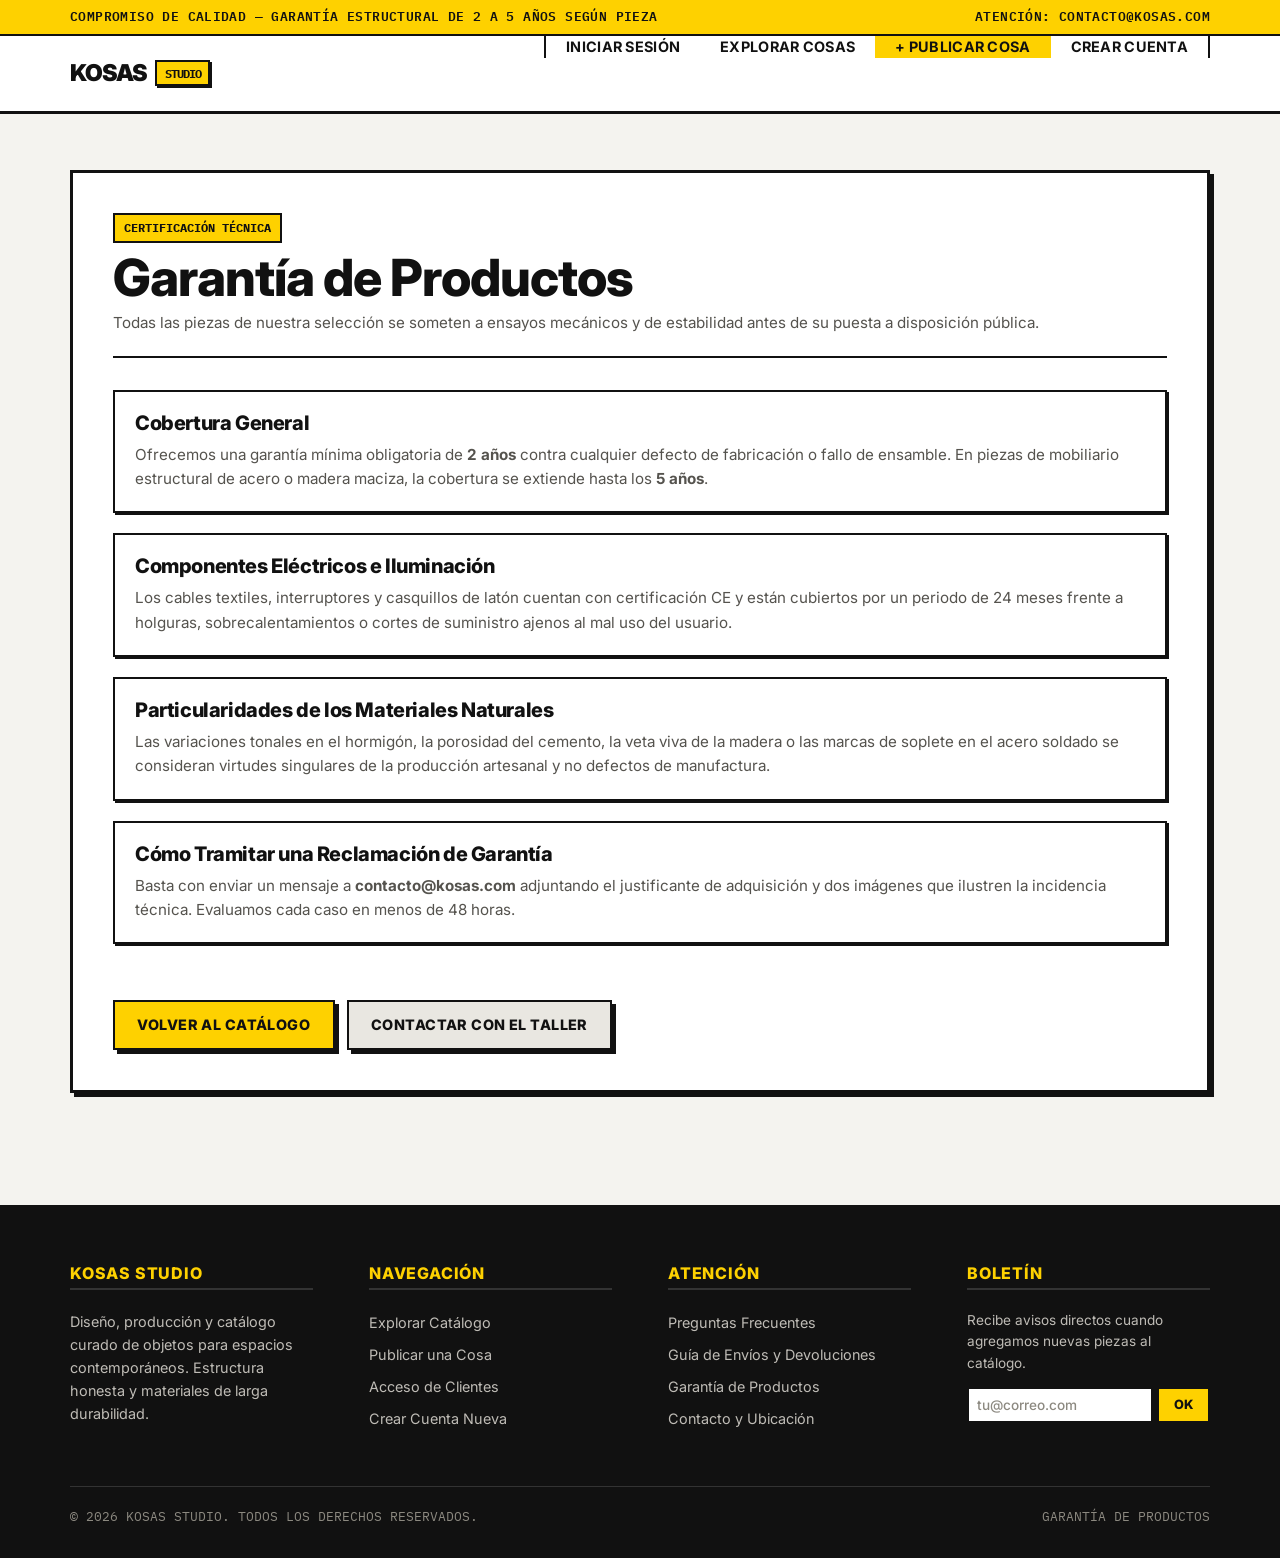
<file: views/pages/garantia.html>
<!DOCTYPE html>
<html lang="es">
<head>
  <meta charset="UTF-8">
  <meta name="viewport" content="width=device-width, initial-scale=1.0">
  <title>Garantía de Productos — KOSAS STUDIO</title>
  <meta name="description" content="Términos y cobertura de garantía técnica para todos los objetos del catálogo de KOSAS STUDIO.">
  <link rel="stylesheet" href="../css/style.css">
</head>
<body>

  <aside class="top-notice">
    <div class="container top-notice-inner">
      <span>COMPROMISO DE CALIDAD — GARANTÍA ESTRUCTURAL DE 2 A 5 AÑOS SEGÚN PIEZA</span>
      <span>ATENCIÓN: CONTACTO@KOSAS.COM</span>
    </div>
  </aside>

  <header class="navbar">
    <div class="container navbar-inner">
      <a href="../index.html" class="nav-brand">
        <span>KOSAS</span>
        <span class="nav-brand-badge">STUDIO</span>
      </a>

      <nav aria-label="Navegación del sitio">
        <ul class="nav-links">
          <li><a href="../index.html" class="nav-link">Iniciar Sesión</a></li>
          <li><a href="catalogo.html" class="nav-link">Explorar Cosas</a></li>
          <li><a href="agregar-cosa.html" class="nav-link highlight">+ Publicar Cosa</a></li>
          <li><a href="registro.html" class="nav-link">Crear Cuenta</a></li>
        </ul>
      </nav>
    </div>
  </header>

  <main class="main-content">
    <div class="container">

      <div class="info-content-card">
        <div class="info-header">
          <span class="tag tag-yellow">CERTIFICACIÓN TÉCNICA</span>
          <h1 style="margin-top: 0.35rem;">Garantía de Productos</h1>
          <p style="margin-top: 0.25rem;">
            Todas las piezas de nuestra selección se someten a ensayos mecánicos y de estabilidad antes de su puesta a disposición pública.
          </p>
        </div>

        <div style="display: flex; flex-direction: column; gap: var(--space-md);">
          <div class="faq-card">
            <h2 style="font-size: 1.25rem; margin-bottom: 0.5rem;">Cobertura General</h2>
            <p>
              Ofrecemos una garantía mínima obligatoria de <strong>2 años</strong> contra cualquier defecto de fabricación o fallo de ensamble. En piezas de mobiliario estructural de acero o madera maciza, la cobertura se extiende hasta los <strong>5 años</strong>.
            </p>
          </div>

          <div class="faq-card">
            <h2 style="font-size: 1.25rem; margin-bottom: 0.5rem;">Componentes Eléctricos e Iluminación</h2>
            <p>
              Los cables textiles, interruptores y casquillos de latón cuentan con certificación CE y están cubiertos por un periodo de 24 meses frente a holguras, sobrecalentamientos o cortes de suministro ajenos al mal uso del usuario.
            </p>
          </div>

          <div class="faq-card">
            <h2 style="font-size: 1.25rem; margin-bottom: 0.5rem;">Particularidades de los Materiales Naturales</h2>
            <p>
              Las variaciones tonales en el hormigón, la porosidad del cemento, la veta viva de la madera o las marcas de soplete en el acero soldado se consideran virtudes singulares de la producción artesanal y no defectos de manufactura.
            </p>
          </div>

          <div class="faq-card">
            <h2 style="font-size: 1.25rem; margin-bottom: 0.5rem;">Cómo Tramitar una Reclamación de Garantía</h2>
            <p>
              Basta con enviar un mensaje a <strong>contacto@kosas.com</strong> adjuntando el justificante de adquisición y dos imágenes que ilustren la incidencia técnica. Evaluamos cada caso en menos de 48 horas.
            </p>
          </div>
        </div>

        <div style="margin-top: var(--space-xl); display: flex; gap: var(--space-sm); flex-wrap: wrap;">
          <a href="catalogo.html" class="btn btn-primary">Volver al Catálogo</a>
          <a href="contacto.html" class="btn" style="background-color: var(--color-surface-muted);">Contactar con el Taller</a>
        </div>
      </div>

    </div>
  </main>

  <footer class="footer">
    <div class="container">
      <div class="footer-columns">
        <div class="footer-col">
          <h4>KOSAS STUDIO</h4>
          <p style="color: #bfbcb6; font-size: 0.9rem; line-height: 1.6;">
            Diseño, producción y catálogo curado de objetos para espacios contemporáneos. Estructura honesta y materiales de larga durabilidad.
          </p>
        </div>

        <div class="footer-col">
          <h4>NAVEGACIÓN</h4>
          <ul class="footer-links">
            <li><a href="catalogo.html" class="footer-link">Explorar Catálogo</a></li>
            <li><a href="agregar-cosa.html" class="footer-link">Publicar una Cosa</a></li>
            <li><a href="../index.html" class="footer-link">Acceso de Clientes</a></li>
            <li><a href="registro.html" class="footer-link">Crear Cuenta Nueva</a></li>
          </ul>
        </div>

        <div class="footer-col">
          <h4>ATENCIÓN</h4>
          <ul class="footer-links">
            <li><a href="faq.html" class="footer-link">Preguntas Frecuentes</a></li>
            <li><a href="envios-devoluciones.html" class="footer-link">Guía de Envíos y Devoluciones</a></li>
            <li><a href="garantia.html" class="footer-link">Garantía de Productos</a></li>
            <li><a href="contacto.html" class="footer-link">Contacto y Ubicación</a></li>
          </ul>
        </div>

        <div class="footer-col">
          <h4>BOLETÍN</h4>
          <p style="color: #bfbcb6; font-size: 0.85rem; margin-bottom: 0.75rem;">
            Recibe avisos directos cuando agregamos nuevas piezas al catálogo.
          </p>
          <div style="display: flex; gap: 0.25rem;">
            <input type="email" placeholder="tu@correo.com" class="form-input" style="padding: 0.5rem; font-size: 0.85rem;">
            <button class="btn btn-primary btn-sm" type="button">OK</button>
          </div>
        </div>
      </div>

      <div class="footer-bottom">
        <span>© 2026 KOSAS STUDIO. TODOS LOS DERECHOS RESERVADOS.</span>
        <span>GARANTÍA DE PRODUCTOS</span>
      </div>
    </div>
  </footer>

</body>
</html>
</file>
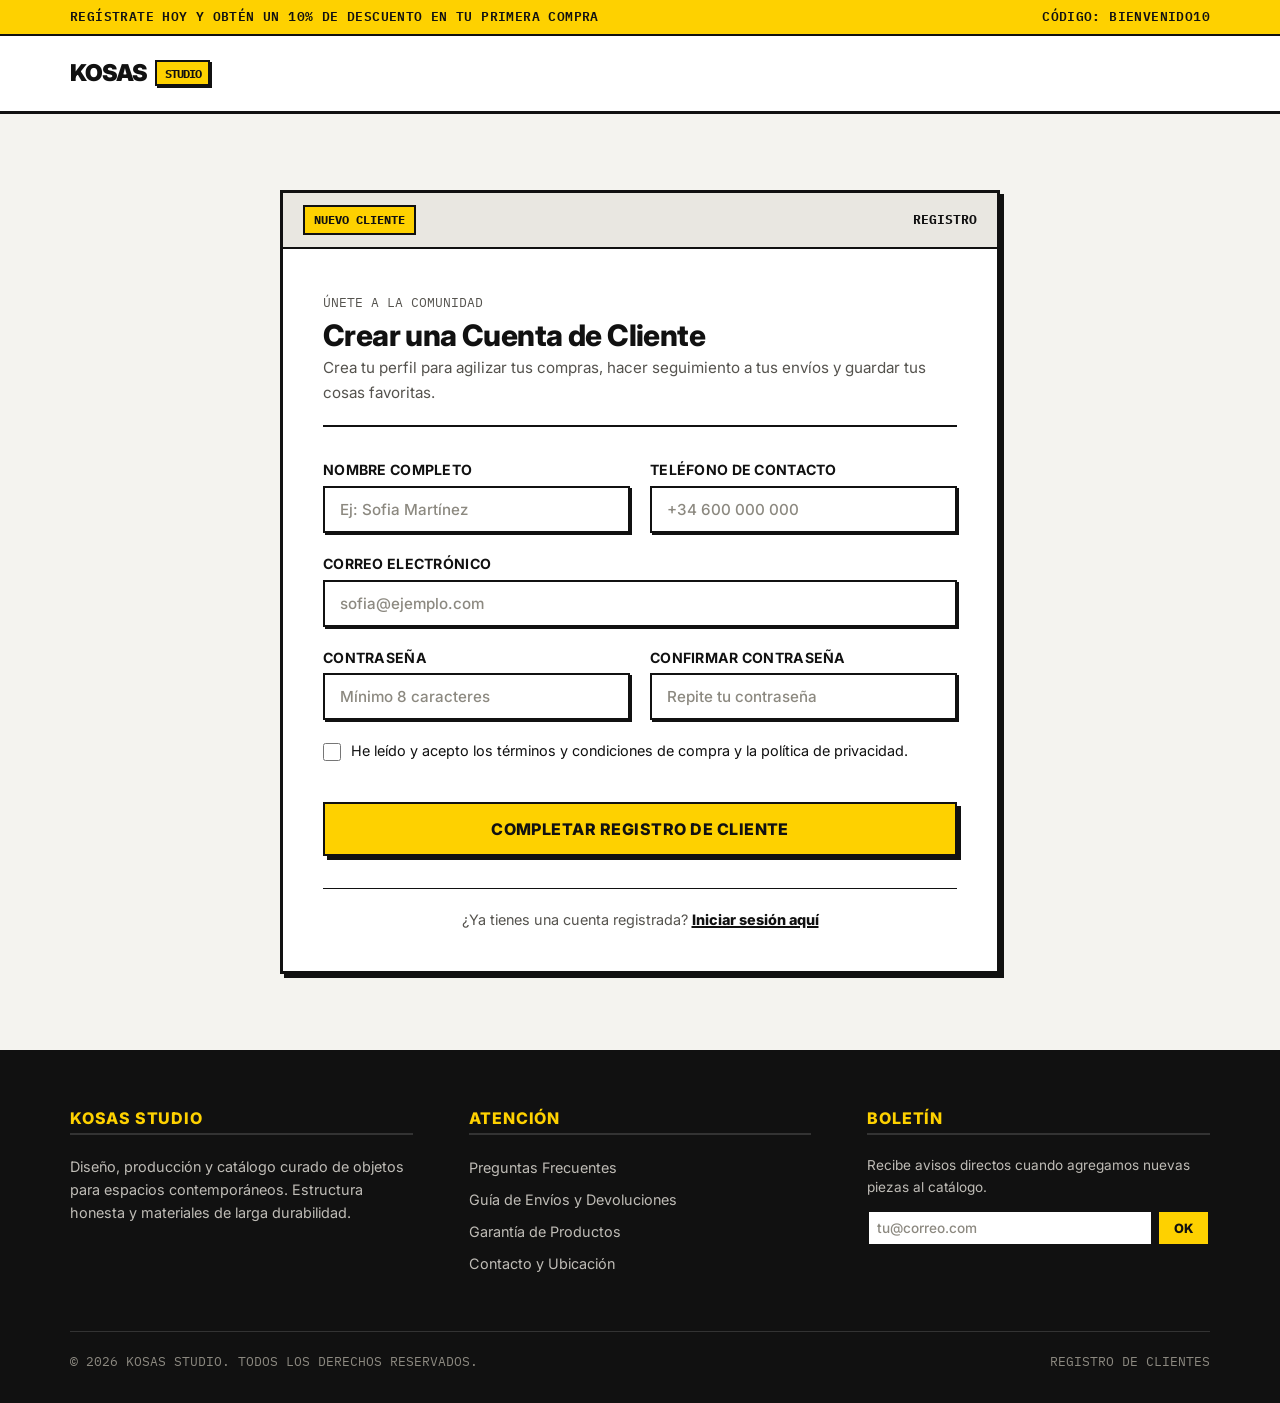
<file: views/pages/usuario-view-registro.html>
<!DOCTYPE html>
<html lang="es">
<head>
  <meta charset="UTF-8">
  <meta name="viewport" content="width=device-width, initial-scale=1.0">
  <title>Crear Cuenta — KOSAS STUDIO</title>
  <meta name="description" content="Regístrate como cliente en KOSAS para acceder a lanzamientos exclusivos y guardar tus objetos favoritos.">
  <link rel="stylesheet" href="../css/style.css">
</head>
<body>

  <aside class="top-notice">
    <div class="container top-notice-inner">
      <span>REGÍSTRATE HOY Y OBTÉN UN 10% DE DESCUENTO EN TU PRIMERA COMPRA</span>
      <span>CÓDIGO: BIENVENIDO10</span>
    </div>
  </aside>

  <header class="navbar">
    <div class="container navbar-inner">
      <a href="../../index.html" class="nav-brand">
        <span>KOSAS</span>
        <span class="nav-brand-badge">STUDIO</span>
      </a>
    </div>
  </header>

  <main class="main-content">
    <div class="container panel-wrapper">

      <div class="form-panel-wide b-card">
        
        <div class="card-header">
          <span class="tag tag-yellow">NUEVO CLIENTE</span>
          <span class="mono" style="font-size: 0.8rem; font-weight: 700;">REGISTRO</span>
        </div>

        <div class="card-body" style="padding: clamp(1.5rem, 3.5vw, 2.5rem);">
          
          <div class="form-header-area">
            <span class="mono" style="font-size: 0.8rem; color: var(--color-text-muted);">ÚNETE A LA COMUNIDAD</span>
            <h1>Crear una Cuenta de Cliente</h1>
            <p style="margin-top: 0.25rem;">
              Crea tu perfil para agilizar tus compras, hacer seguimiento a tus envíos y guardar tus cosas favoritas.
            </p>
          </div>

          <form action="../index.html" method="GET">
            
            <div class="form-grid-2">
              <div class="form-group">
                <label for="nombre" class="form-label">Nombre Completo</label>
                <input 
                  type="text" 
                  id="nombre" 
                  name="nombre" 
                  class="form-input" 
                  placeholder="Ej: Sofia Martínez" 
                  required
                >
              </div>

              <div class="form-group">
                <label for="telefono" class="form-label">Teléfono de Contacto</label>
                <input 
                  type="tel" 
                  id="telefono" 
                  name="telefono" 
                  class="form-input mono" 
                  placeholder="+34 600 000 000"
                >
              </div>
            </div>

            <div class="form-group">
              <label for="correo" class="form-label">Correo Electrónico</label>
              <input 
                type="email" 
                id="correo" 
                name="correo" 
                class="form-input" 
                placeholder="sofia@ejemplo.com" 
                required
              >
            </div>

            <div class="form-grid-2">
              <div class="form-group">
                <label for="pass1" class="form-label">Contraseña</label>
                <input 
                  type="password" 
                  id="pass1" 
                  name="pass1" 
                  class="form-input" 
                  placeholder="Mínimo 8 caracteres" 
                  required
                >
              </div>

              <div class="form-group">
                <label for="pass2" class="form-label">Confirmar Contraseña</label>
                <input 
                  type="password" 
                  id="pass2" 
                  name="pass2" 
                  class="form-input" 
                  placeholder="Repite tu contraseña" 
                  required
                >
              </div>
            </div>

            <div class="form-group">
              <label class="form-check">
                <input type="checkbox" name="terminos" required>
                <span>He leído y acepto los términos y condiciones de compra y la política de privacidad.</span>
              </label>
            </div>

            <button type="submit" class="btn btn-primary btn-block" style="padding: 0.95rem; margin-top: var(--space-md); font-size: 1rem;">
              Completar Registro de Cliente
            </button>

          </form>

          <div class="form-footer-nav">
            ¿Ya tienes una cuenta registrada? 
            <a href="../../index.html">Iniciar sesión aquí</a>
          </div>

        </div>

      </div>

    </div>
  </main>

  <footer class="footer">
    <div class="container">
      <div class="footer-columns">
        <div class="footer-col">
          <h4>KOSAS STUDIO</h4>
          <p style="color: #bfbcb6; font-size: 0.9rem; line-height: 1.6;">
            Diseño, producción y catálogo curado de objetos para espacios contemporáneos. Estructura honesta y materiales de larga durabilidad.
          </p>
        </div>

        <div class="footer-col">
          <h4>ATENCIÓN</h4>
          <ul class="footer-links">
            <li><a href="faq.html" class="footer-link">Preguntas Frecuentes</a></li>
            <li><a href="envios-devoluciones.html" class="footer-link">Guía de Envíos y Devoluciones</a></li>
            <li><a href="garantia.html" class="footer-link">Garantía de Productos</a></li>
            <li><a href="contacto.html" class="footer-link">Contacto y Ubicación</a></li>
          </ul>
        </div>

        <div class="footer-col">
          <h4>BOLETÍN</h4>
          <p style="color: #bfbcb6; font-size: 0.85rem; margin-bottom: 0.75rem;">
            Recibe avisos directos cuando agregamos nuevas piezas al catálogo.
          </p>
          <div style="display: flex; gap: 0.25rem;">
            <input type="email" placeholder="tu@correo.com" class="form-input" style="padding: 0.5rem; font-size: 0.85rem;">
            <button class="btn btn-primary btn-sm" type="button">OK</button>
          </div>
        </div>
      </div>

      <div class="footer-bottom">
        <span>© 2026 KOSAS STUDIO. TODOS LOS DERECHOS RESERVADOS.</span>
        <span>REGISTRO DE CLIENTES</span>
      </div>
    </div>
  </footer>
  <script src="../../controllers/UsuarioController.js"></script>
</body>
</html>
</file>
<file: views/css/style.css>
@import url('./base.css');
@import url('./components.css');
@import url('./pages.css');
</file>
